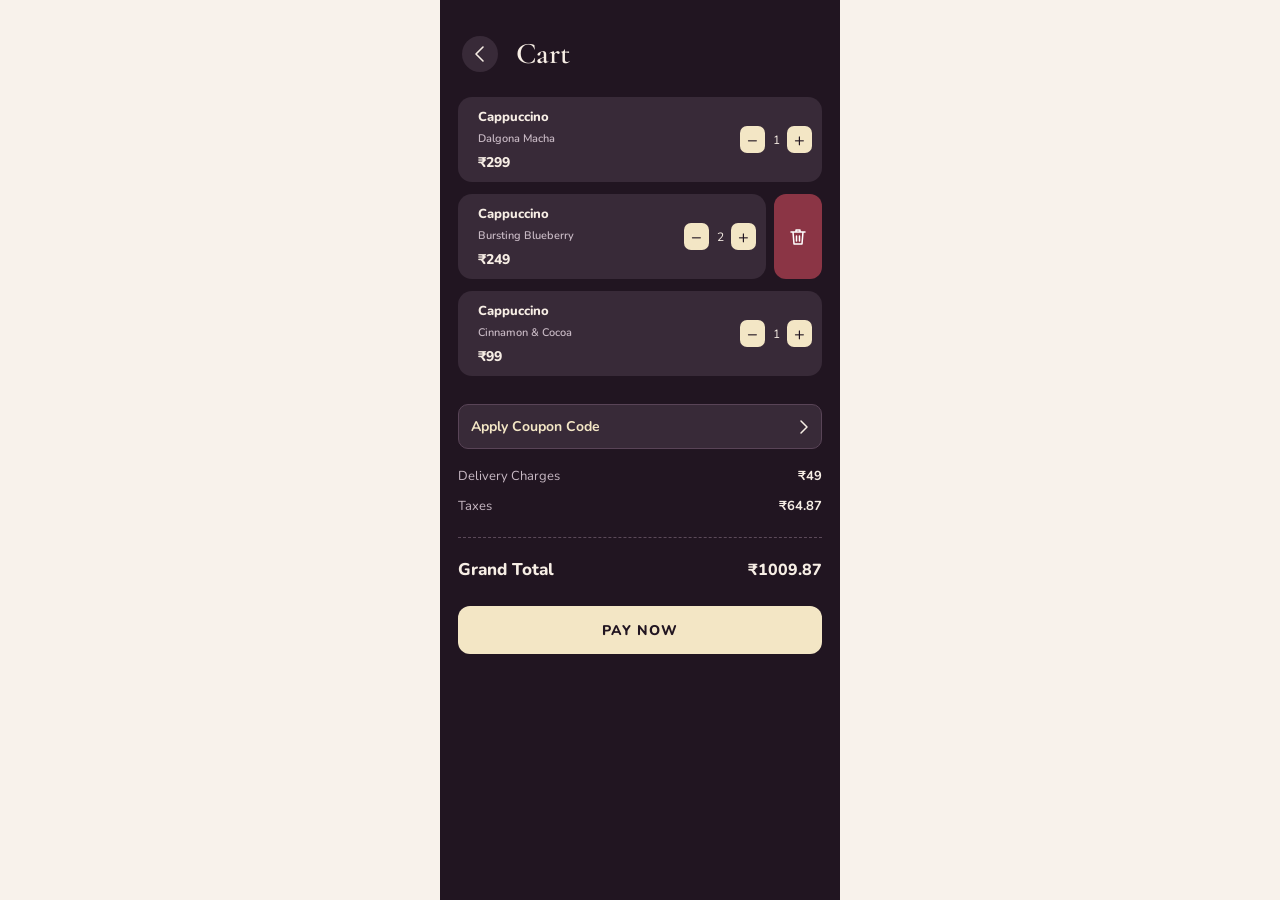
<file: cart.html>
<!doctype html>
<html lang="en">
  <head>
    <meta charset="UTF-8" />
    <meta name="viewport" content="width=device-width, initial-scale=1" />
    <title>Cart</title>
    <link rel="preconnect" href="https://fonts.googleapis.com" />
    <link rel="preconnect" href="https://fonts.gstatic.com" crossorigin />
    <link
      href="https://fonts.googleapis.com/css2?family=Cormorant+Garamond:wght@500;600&family=Nunito:wght@600;700;800&display=swap"
      rel="stylesheet"
    />
    <link rel="stylesheet" href="style.css" />
  </head>
  <body>
    <main class="screen">
      <header class="topbar">
        <button class="back" aria-label="Go back">
          <svg
            width="14"
            height="18"
            viewBox="0 0 14 18"
            fill="none"
            stroke="currentColor"
            stroke-width="1.6"
            stroke-linecap="round"
            stroke-linejoin="round"
          >
            <path d="M10 2 3 9l7 7" />
          </svg>
        </button>
        <h1 class="title">Cart</h1>
      </header>

      <section class="items">
        <article class="item">
          <div class="thumb thumb--matcha"></div>
          <div class="info">
            <h2 class="name">Cappuccino</h2>
            <p class="flavour">Dalgona Macha</p>
            <p class="price">₹299</p>
          </div>
          <div class="qty">
            <button class="qty-btn" aria-label="Decrease quantity">−</button>
            <span class="qty-num">1</span>
            <button class="qty-btn" aria-label="Increase quantity">+</button>
          </div>
        </article>

        <div class="swipe-row">
          <article class="item item--swiped">
            <div class="thumb thumb--blueberry"></div>
            <div class="info">
              <h2 class="name">Cappuccino</h2>
              <p class="flavour">Bursting Blueberry</p>
              <p class="price">₹249</p>
            </div>
            <div class="qty">
              <button class="qty-btn" aria-label="Decrease quantity">−</button>
              <span class="qty-num">2</span>
              <button class="qty-btn" aria-label="Increase quantity">+</button>
            </div>
          </article>
          <button class="delete" aria-label="Remove item">
            <svg
              width="18"
              height="20"
              viewBox="0 0 18 20"
              fill="none"
              stroke="currentColor"
              stroke-width="1.5"
              stroke-linecap="round"
              stroke-linejoin="round"
            >
              <path d="M2 5h14M7 5V3h4v2M4 5l1 12h8l1-12M7.5 9v5M10.5 9v5" />
            </svg>
          </button>
        </div>

        <article class="item">
          <div class="thumb thumb--cocoa"></div>
          <div class="info">
            <h2 class="name">Cappuccino</h2>
            <p class="flavour">Cinnamon &amp; Cocoa</p>
            <p class="price">₹99</p>
          </div>
          <div class="qty">
            <button class="qty-btn" aria-label="Decrease quantity">−</button>
            <span class="qty-num">1</span>
            <button class="qty-btn" aria-label="Increase quantity">+</button>
          </div>
        </article>
      </section>

      <section class="summary">
        <button class="coupon">
          <span>Apply Coupon Code</span>
          <svg
            width="10"
            height="16"
            viewBox="0 0 10 16"
            fill="none"
            stroke="currentColor"
            stroke-width="1.5"
            stroke-linecap="round"
            stroke-linejoin="round"
          >
            <path d="m2 2 6 6-6 6" />
          </svg>
        </button>

        <dl class="charges">
          <div class="row">
            <dt>Delivery Charges</dt>
            <dd>₹49</dd>
          </div>
          <div class="row">
            <dt>Taxes</dt>
            <dd>₹64.87</dd>
          </div>
        </dl>

        <div class="total">
          <span class="total-label">Grand Total</span>
          <span class="total-amount">₹1009.87</span>
        </div>

       <a href="paymentPage.html">
          <button class="pay">PAY NOW</button>
        </a>
      </section>
    </main>
  </body>
</html>
</file>
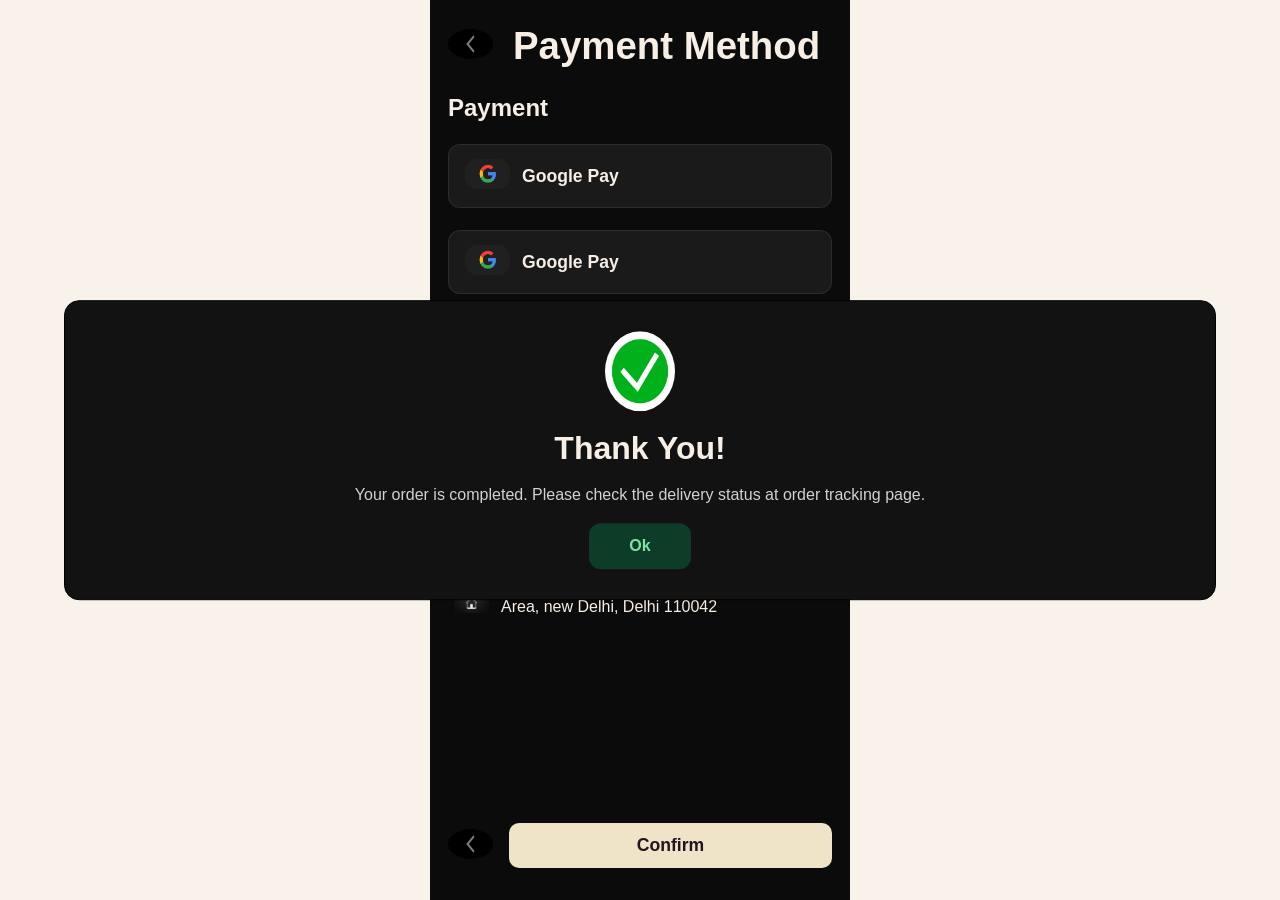
<file: paymentPage.html>
<!DOCTYPE html>
<html lang="en">
<head>
    <meta charset="UTF-8">
    <meta name="viewport" content="width=device-width, initial-scale=1.0">
    <title>PaymentPage</title>
    <link rel="stylesheet" href="style.css">
</head>
<body>

    <div class="container">
        <div class="heading">
            <a href=""><img src="backIcon.jpg" alt="backicon" height="30px" width="45px"></a>
            <h1>Payment Method</h1>
        </div>
        <div class="h2container">
            <h2>Payment</h2>
        </div>
        <div class="googlePay">
            <a href="index.html"><img src="googleIcon.jpg" alt="google icon" height="30px" width="45px"></a>
            <h3>Google Pay</h3>
        </div>

        <div class="googlePay">
            <a href="index.html"><img src="googleIcon.jpg" alt="google icon" height="30px" width="45px"></a>
            <h3>Google Pay</h3>
        </div>

        <div class="googlePay">
            <a href="index.html"><img src="googleIcon.jpg" alt="google icon" height="30px" width="45px"></a>
            <h3>Google Pay</h3>
        </div>

        <div class="googlePay">
            <a href="index.html"><img src="googleIcon.jpg" alt="google icon" height="30px" width="45px"></a>
            <h3>Google Pay</h3>
        </div>
        <div class="confirmation">
            <a href="index.html"><img src="tickIcon.webp" alt="" height="80px" width="70px"></a>  
            <h2>Thank You!</h2>
            <p>Your order is completed. Please check the delivery status at order tracking page.</p>
            <button>Ok</button>       
        </div>
        <div class="address">
            <div class="adress-item">
                <img class="home-icon" src="flatsIcon.webp" alt="flatsIcon" height="46px" width="35px">
                    <div>
                        <strong>Kayozz</strong>
                    <span>A-227/3, Nagali Puna Road, zkhera Kalan, New Delhi, Dehli 110082</span>

                    </div>
                    
                
            </div>
            <div class="adress-item">
                <img class="home-icon" src="homeIcon.jpg" alt="homeIcon">
                    <div class=" textContainer">
                        <strong>Suraj Kumar</strong>
                    <span>B-22/3, Samaya Pur Badli Ind, Area, new Delhi, Delhi 110042</span >
                    </div>
                    
            
            </div>            
        </div>
        <div class="comfirm-bar">
            <a href=""><img src="backIcon.jpg" alt="backicon" height="30px" width="45px"></a>
            <button class=confirm>Confirm</button>
        </div>
    </div>
    
</body>
</html>
</file>
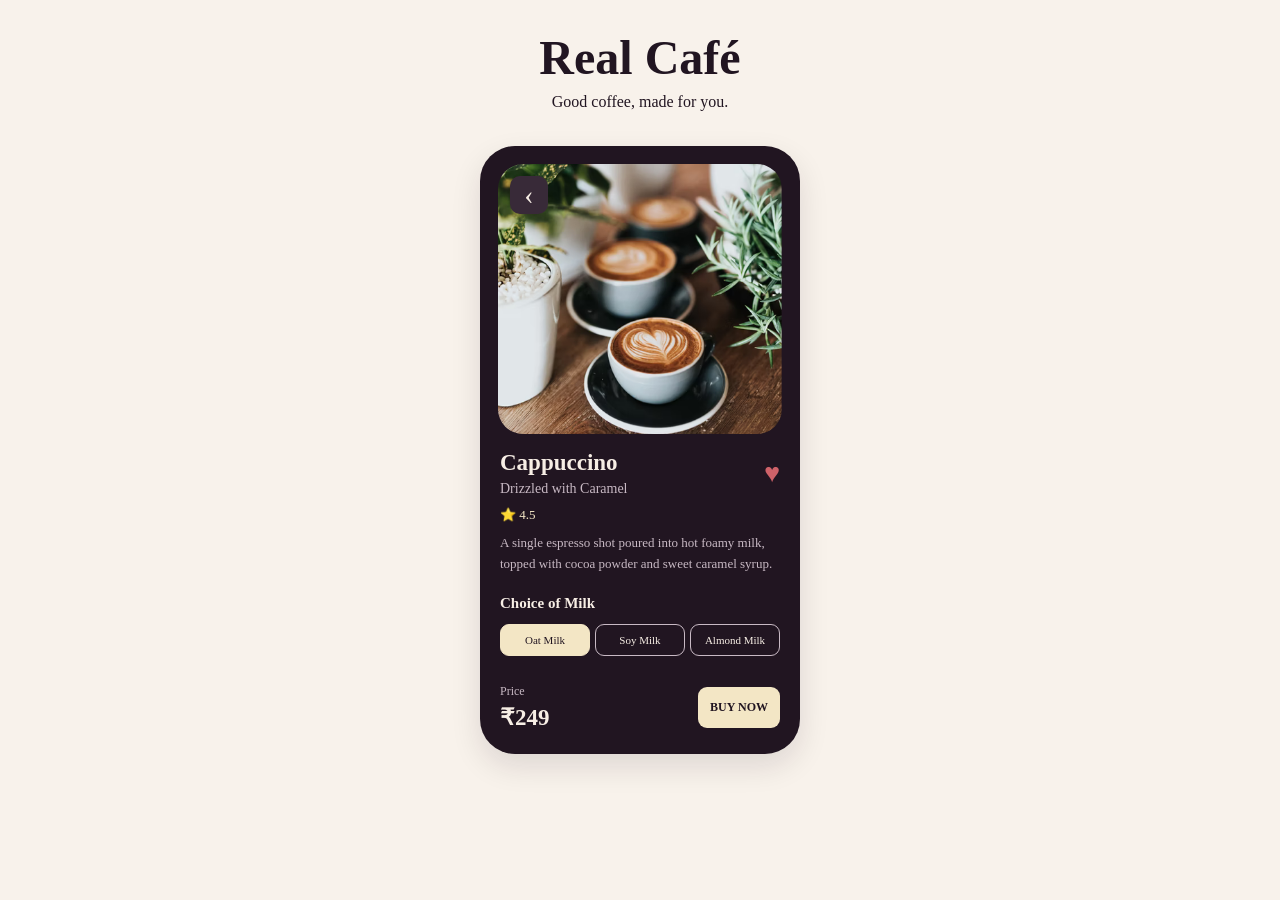
<file: productDetails.html>
<!DOCTYPE html>
<html lang="en">
<head>
    <meta charset="UTF-8">
    <meta name="viewport" content="width=device-width, initial-scale=1.0">
    <title>Product Details</title>
    <link rel="stylesheet" href="style.css">
</head>
<body>

    <header class="page-heading">
        <h1>Real Café</h1>
        <p>Good coffee, made for you.</p>
    </header>

    <main class="screens">

        
        <section class="phone product-screen">
            <div class="product-image">
                <img
                    src="Rectangle 184 (1).png"
                    alt="Freshly prepared cappuccino">
                <button class="back-button" aria-label="Go back">‹</button>
            </div>

            <div class="product-content">
                <div class="product-heading">
                    <div>
                        <h2>Cappuccino</h2>
                        <p>Drizzled with Caramel</p>
                    </div>
                    <span class="heart">♥</span>
                </div>

                <p class="rating">⭐ 4.5</p>

                <p class="description">
                    A single espresso shot poured into hot foamy milk,
                    topped with cocoa powder and sweet caramel syrup.
                </p>

                <h3>Choice of Milk</h3>

                <div class="milk-options">
                    <button class="selected">Oat Milk</button>
                    <button>Soy Milk</button>
                    <button>Almond Milk</button>
                </div>

                <div class="product-footer">
                    <div>
                        <p>Price</p>
                        <h2>₹249</h2>
                    </div>
                    <a href="cart.html">
                        <button class="primary-button">BUY NOW</button>
                    </a>
                </div>
            </div>


    
</body>
</html>
</file>
<file: style.css>
:root {
    --background: #f8f2eb;
    --dark: #211521;
    --card: #382a38;
    --cream: #f3e6c5;
    --text: #f7eee5;
    --muted: #c8b9c4;
    --accent: #cf6269;
    --payment-bg: #0b0b0b;
    --payment-panel: #1a1a1a;
    --payment-soft: #2d2d2d;
    --payment-border: rgba(255, 255, 255, 0.08);
}

* {
    margin: 0;
    padding: 0;
    box-sizing: border-box;
}

body {
    background: var(--background);
    color: var(--dark);
    font-family: Georgia, "Times New Roman", serif;
}

button {
    cursor: pointer;
    font: inherit;
}

a {
    text-decoration: none;
}



.page-heading {
    text-align: center;
    color: var(--dark);
    margin-bottom: 35px;
    padding-top: 30px;
}

.page-heading h1 {
    font-size: clamp(2.3rem, 5vw, 3rem);
}

.page-heading p {
    margin-top: 8px;
    font-size: 1rem;
}

.screens {
    display: flex;
    justify-content: center;
    align-items: flex-start;
    gap: 30px;
    flex-wrap: wrap;
    padding: 0 20px 40px;
}

.phone {
    background: var(--dark);
    width: 320px;
    min-height: 600px;
    border-radius: 35px;
    padding: 18px;
    position: relative;
    overflow: hidden;
    box-shadow: 0 12px 30px rgba(30, 15, 30, 0.12);
}

.product-image {
    height: 270px;
    position: relative;
    border-radius: 25px;
    overflow: hidden;
}

.product-image img {
    width: 100%;
    height: 100%;
    object-fit: cover;
}

.back-button {
    position: absolute;
    top: 12px;
    left: 12px;
    width: 38px;
    height: 38px;
    border: none;
    border-radius: 10px;
    background: var(--card);
    color: var(--text);
    display: flex;
    align-items: center;
    justify-content: center;
    font-size: 28px;
}

.product-content {
    padding: 16px 2px 5px;
}

.product-heading {
    display: flex;
    justify-content: space-between;
    align-items: center;
    gap: 8px;
}

.product-heading h2 {
    font-size: 23px;
    margin-bottom: 5px;
    color: var(--text);
}

.product-heading p {
    font-size: 14px;
    color: var(--muted);
}

.heart {
    color: var(--accent);
    font-size: 27px;
}

.rating {
    color: var(--cream);
    font-size: 13px;
    margin: 10px 0;
}

.description {
    font-size: 13px;
    line-height: 1.6;
    color: var(--muted);
    margin-bottom: 20px;
}

.product-content h3 {
    font-size: 15px;
    margin-bottom: 12px;
    color: var(--text);
}

.milk-options {
    display: flex;
    gap: 5px;
    margin-bottom: 28px;
}

.milk-options button {
    flex: 1;
    min-width: 0;
    padding: 9px 3px;
    border: 1px solid var(--muted);
    border-radius: 9px;
    background: transparent;
    color: var(--text);
    font-size: 11px;
}

.milk-options .selected {
    background: var(--cream);
    color: var(--dark);
    border-color: var(--cream);
}

.product-footer {
    display: flex;
    align-items: center;
    justify-content: space-between;
    gap: 10px;
}

.product-footer p {
    color: var(--muted);
    font-size: 12px;
    margin-bottom: 5px;
}

.product-footer h2 {
    font-size: 23px;
    color: var(--text);
}

.primary-button {
    background: var(--cream);
    color: var(--dark);
    border: none;
    border-radius: 9px;
    padding: 13px 12px;
    font-weight: 700;
    font-size: 12px;
}

.product-footer .primary-button {
    flex: 1;
}

.screen {
    width: 100%;
    max-width: 400px;
    min-height: 100vh;
    margin: 0 auto;
    padding: 20px 18px 32px;
    background: var(--dark);
    color: var(--text);
    font-family: "Nunito", sans-serif;
}

.topbar {
    display: flex;
    align-items: center;
    gap: 18px;
    margin: 15px 4px 25px;
}

.back {
    display: flex;
    align-items: center;
    justify-content: center;
    width: 36px;
    height: 36px;
    padding: 0;
    background: var(--card);
    border: none;
    border-radius: 50%;
    color: var(--text);
}

.title {
    margin: 0;
    font-family: "Cormorant Garamond", serif;
    font-size: 30px;
    font-weight: 600;
}

.items {
    display: flex;
    flex-direction: column;
    gap: 12px;
}

.item {
    display: flex;
    align-items: center;
    gap: 10px;
    min-height: 85px;
    padding: 10px;
    background: var(--card);
    border-radius: 14px;
}

.item img {
    flex-shrink: 0;
    width: 60px;
    height: 65px;
    object-fit: cover;
    border-radius: 10px;
}

.info {
    flex: 1;
    min-width: 0;
}

.name {
    margin: 0 0 5px;
    font-size: 13px;
    font-weight: 800;
}

.flavour {
    margin: 0 0 7px;
    color: var(--muted);
    font-size: 11px;
    font-weight: 600;
}

.price {
    margin: 0;
    font-size: 14px;
    font-weight: 800;
}

.qty {
    display: flex;
    align-items: center;
    gap: 5px;
}

.qty-btn {
    display: flex;
    align-items: center;
    justify-content: center;
    width: 25px;
    height: 27px;
    padding: 0;
    background: var(--cream);
    border: none;
    border-radius: 7px;
    color: var(--dark);
    font-family: inherit;
    font-size: 18px;
}

.qty-num {
    min-width: 12px;
    text-align: center;
    font-size: 12px;
}

.swipe-row {
    display: flex;
    align-items: stretch;
    gap: 8px;
}

.item--swiped {
    flex: 1;
    min-width: 0;
}

.delete {
    display: flex;
    align-items: center;
    justify-content: center;
    width: 48px;
    flex-shrink: 0;
    background: #8b3545;
    border: none;
    border-radius: 12px;
    color: white;
}

.summary {
    margin-top: 10px;
}

.coupon {
    display: flex;
    align-items: center;
    justify-content: space-between;
    width: 100%;
    margin: 28px 0 18px;
    padding: 12px;
    background: var(--card);
    color: var(--text);
    border: 1px solid #594457;
    border-radius: 10px;
    font-family: inherit;
    font-size: 14px;
}

.coupon span {
    font-size: 14px;
    font-weight: 700;
    color: var(--cream);
}

.coupon svg {
    flex-shrink: 0;
}

.charges {
    margin: 0;
}

.row {
    display: flex;
    align-items: center;
    justify-content: space-between;
    margin: 12px 0;
    color: var(--muted);
    font-size: 13px;
}

.row dt,
.row dd {
    margin: 0;
}

.row dd {
    color: var(--text);
    font-weight: 700;
}

.total {
    display: flex;
    align-items: center;
    justify-content: space-between;
    margin-top: 22px;
    padding-top: 20px;
    border-top: 1px dashed #5b4959;
}

.total-label {
    font-size: 17px;
    font-weight: 800;
}

.total-amount {
    font-size: 16px;
    font-weight: 800;
}

.pay {
    width: 100%;
    min-height: 48px;
    margin-top: 25px;
    padding: 12px;
    background: var(--cream);
    color: var(--dark);
    border: none;
    border-radius: 12px;
    font-family: "Nunito", sans-serif;
    font-size: 14px;
    font-weight: 800;
    letter-spacing: 1px;
}

.back:hover,
.qty-btn:hover,
.coupon:hover,
.pay:hover {
    opacity: 0.85;
}

.container {
    max-width: 420px;
    margin: 0 auto;
    padding: 24px 18px 32px;
    display: flex;
    flex-direction: column;
    gap: 22px;
    background: var(--payment-bg);
    color: var(--text);
    font-family: "Segoe UI", Tahoma, Geneva, Verdana, sans-serif;
    min-height: 100vh;
}

.heading {
    display: flex;
    align-items: center;
    gap: 20px;
}

.heading img {
    border-radius: 50%;
}

.heading h1 {
    font-size: clamp(1.8rem, 5vw, 2.4rem);
    font-weight: 700;
}

.h2container h2 {
    font-size: 1.5rem;
    margin-top: 4px;
}

.googlePay {
    display: flex;
    align-items: center;
    gap: 12px;
    padding: 14px 16px;
    background: var(--payment-panel);
    border: 1px solid var(--payment-border);
    border-radius: 12px;
}

.googlePay img {
    border-radius: 12px;
}

.googlePay h3 {
    font-size: 1.1rem;
    font-weight: 600;
}

.confirmation{
    display: flex;
    flex-direction: column;
    align-items: center;
    text-align: center;
    gap: 15px;
    border: 1px solid black;
    background-color: rgb(18, 18, 18);
    padding: 30px 20px;
    border-radius: 15px;


    position: absolute;
    top: 50%;
    left: 50%;
    transform: translate(-50%, -50%);
    width: 90%;
    z-index: 10;
}

.confirmation img {
    border-radius: 50%;
}

.confirmation h2 {
    font-size: 2rem;
}

.confirmation p {
    color: #d2d2d2;
    line-height: 1.6;
}

.confirmation button {
    padding: 14px 40px;
    background: #0d3d29;
    color: #7fe2a3;
    border: none;
    border-radius: 12px;
    font-size: 1rem;
    font-weight: 700;
}

.address {
    display: flex;
    flex-direction: column;
    gap: 16px;
}

.adress-item {
    display: flex;
    align-items: flex-start;
    gap: 12px;
    padding: 10px 6px;
}

.home-icon {
    flex-shrink: 0;
    object-fit: contain; 
    width: 35px;      
    height: 46px;
}

.textContainer {
    flex: 1;
}

.textContainer h3 {
    margin-bottom: 6px;
    font-size: 1.1rem;
}

.textContainer p {
    color: #d4d4d4;
    line-height: 1.5;
    font-size: 0.95rem;
}

.comfirm-bar {
    display: flex;
    align-items: center;
    gap: 16px;
    margin-top: auto;
}

.comfirm-bar img {
    border-radius: 50%;
}

.comfirm-bar button {
    flex: 1;
    padding: 12px 20px;
    font-size: 1.1rem;
    border: none;
    border-radius: 10px;
    background: #efe3c8;
    color: #211521;
    font-weight: 700;
}

@media (max-width: 560px) {
    .screen {
        padding: 16px 12px;
    }

    .item {
        gap: 7px;
        padding: 8px;
    }

    .qty {
        gap: 3px;
    }

    .container {
        padding-left: 14px;
        padding-right: 14px;
    }
}
</file>
